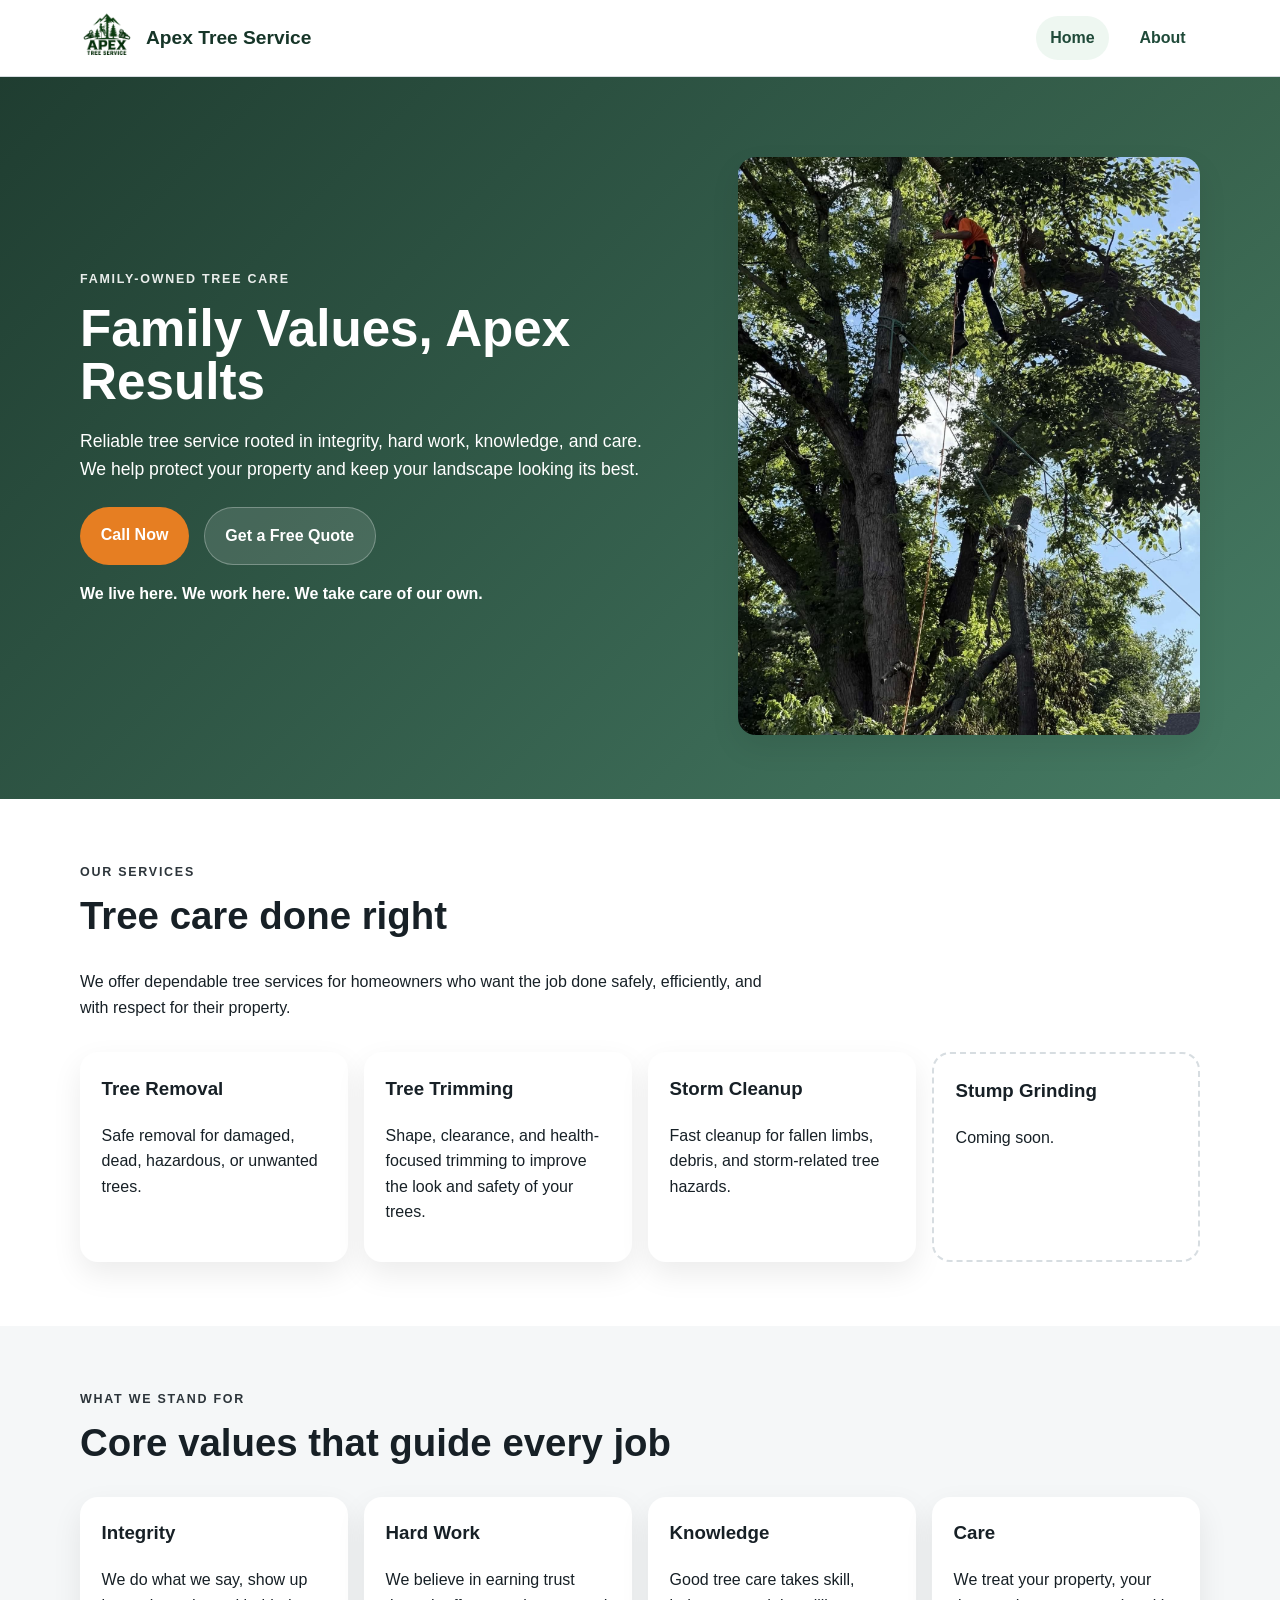
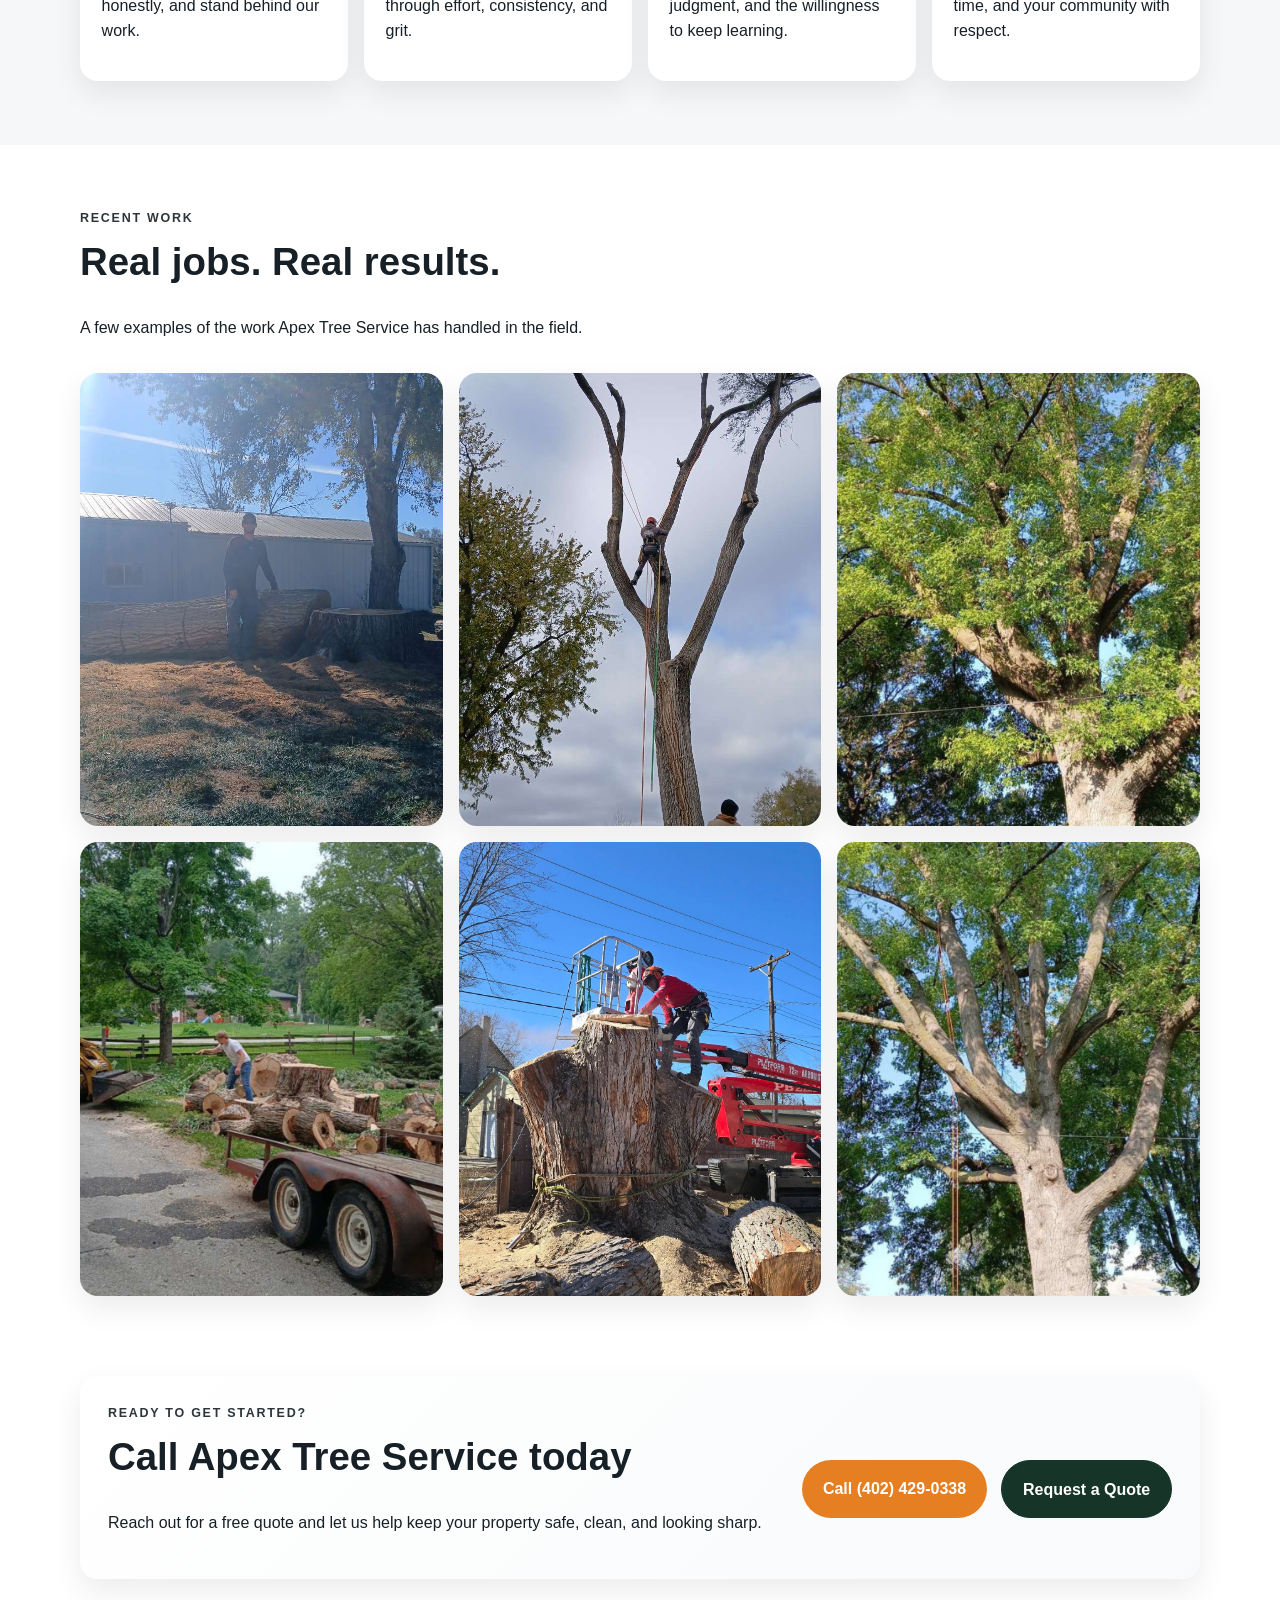
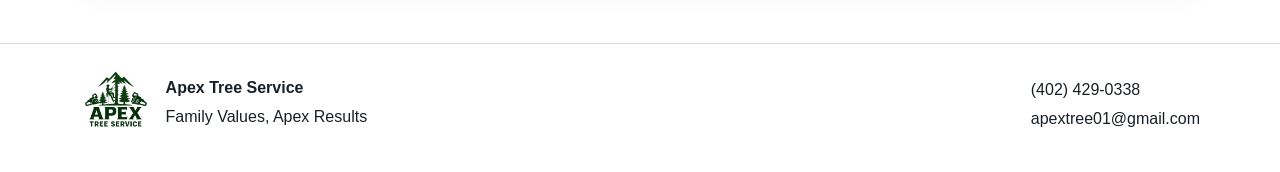
<file: index.html>
<!DOCTYPE html>
<html lang="en">
<head>
  <meta charset="UTF-8" />
  <meta name="viewport" content="width=device-width, initial-scale=1.0" />
  <title>Apex Tree Service | Family Values, Apex Results</title>
  <meta name="description" content="Apex Tree Service delivers dependable local tree care with integrity, hard work, knowledge, and care." />
  <link rel="stylesheet" href="style.css" />
</head>
<body>
  <header class="site-header">
    <div class="container nav-wrap">
      <a href="index.html" class="brand brand-with-logo">
        <img src="assets/logo-transparent.png" alt="Apex Tree Service logo" class="brand-logo" />
        <span>Apex Tree Service</span>
      </a>
      <nav class="nav">
        <a href="index.html" class="active">Home</a>
        <a href="about.html">About</a>
      </nav>
    </div>
  </header>

  <main>
    <section class="hero">
      <div class="container hero-grid">
        <div class="hero-copy">
          <p class="eyebrow">Family-Owned Tree Care</p>
          <h1>Family Values, Apex Results</h1>
          <p class="lead">
            Reliable tree service rooted in integrity, hard work, knowledge, and care.
            We help protect your property and keep your landscape looking its best.
          </p>
          <div class="hero-actions">
            <a class="btn btn-primary" href="tel:+14024290338">Call Now</a>
            <a class="btn btn-secondary" href="mailto:apextree01@gmail.com?subject=Free Quote Request">Get a Free Quote</a>
          </div>
          <p class="motto">We live here. We work here. We take care of our own.</p>
        </div>
        <div class="hero-visual">
          <img src="assets/work-7.jpg" alt="Tree climber working high in a tree" class="hero-image" />
        </div>
      </div>
    </section>

    <section class="section">
      <div class="container">
        <div class="section-heading">
          <p class="eyebrow">Our Services</p>
          <h2>Tree care done right</h2>
          <p>
            We offer dependable tree services for homeowners who want the job done safely,
            efficiently, and with respect for their property.
          </p>
        </div>

        <div class="cards">
          <article class="card">
            <h3>Tree Removal</h3>
            <p>Safe removal for damaged, dead, hazardous, or unwanted trees.</p>
          </article>
          <article class="card">
            <h3>Tree Trimming</h3>
            <p>Shape, clearance, and health-focused trimming to improve the look and safety of your trees.</p>
          </article>
          <article class="card">
            <h3>Storm Cleanup</h3>
            <p>Fast cleanup for fallen limbs, debris, and storm-related tree hazards.</p>
          </article>
          <article class="card coming-soon">
            <h3>Stump Grinding</h3>
            <p>Coming soon.</p>
          </article>
        </div>
      </div>
    </section>

    <section class="section section-alt">
      <div class="container">
        <div class="section-heading">
          <p class="eyebrow">What We Stand For</p>
          <h2>Core values that guide every job</h2>
        </div>
        <div class="values-grid">
          <div class="value-box">
            <h3>Integrity</h3>
            <p>We do what we say, show up honestly, and stand behind our work.</p>
          </div>
          <div class="value-box">
            <h3>Hard Work</h3>
            <p>We believe in earning trust through effort, consistency, and grit.</p>
          </div>
          <div class="value-box">
            <h3>Knowledge</h3>
            <p>Good tree care takes skill, judgment, and the willingness to keep learning.</p>
          </div>
          <div class="value-box">
            <h3>Care</h3>
            <p>We treat your property, your time, and your community with respect.</p>
          </div>
        </div>
      </div>
    </section>

    <section class="section">
      <div class="container">
        <div class="section-heading">
          <p class="eyebrow">Recent Work</p>
          <h2>Real jobs. Real results.</h2>
          <p>
            A few examples of the work Apex Tree Service has handled in the field.
          </p>
        </div>
        <div class="gallery-grid">
          <img src="assets/work-1.jpg" alt="Large tree stump and cut trunk after removal" />
          <img src="assets/work-2.jpg" alt="Worker up in a tree using climbing ropes" />
          <img src="assets/work-3.jpg" alt="Large tree canopy over a residential property" />
          <img src="assets/work-5.jpg" alt="Tree trimming progress on a large tree" />
          <img src="assets/work-6.jpg" alt="Skid steer and cut logs during cleanup" />
          <img src="assets/work-4.jpg" alt="Tree worker suspended in a tree canopy" />
        </div>
      </div>
    </section>

    <section class="section cta-section">
      <div class="container cta-box">
        <div>
          <p class="eyebrow">Ready to get started?</p>
          <h2>Call Apex Tree Service today</h2>
          <p>
            Reach out for a free quote and let us help keep your property safe, clean, and looking sharp.
          </p>
        </div>
        <div class="cta-actions">
          <a class="btn btn-primary" href="tel:+14024290338">Call (402) 429-0338</a>
          <a class="btn btn-secondary dark-secondary" href="mailto:apextree01@gmail.com?subject=Free Quote Request">Request a Quote</a>
        </div>
      </div>
    </section>
  </main>

  <footer class="site-footer">
    <div class="container footer-wrap">
      <div class="footer-brand">
        <img src="assets/logo-transparent.png" alt="Apex Tree Service logo" class="footer-logo" />
        <div>
          <strong>Apex Tree Service</strong>
          <p>Family Values, Apex Results</p>
        </div>
      </div>
      <div>
        <p><a href="tel:+14024290338">(402) 429-0338</a></p>
        <p><a href="mailto:apextree01@gmail.com">apextree01@gmail.com</a></p>
      </div>
    </div>
  </footer>
</body>
</html>
</file>
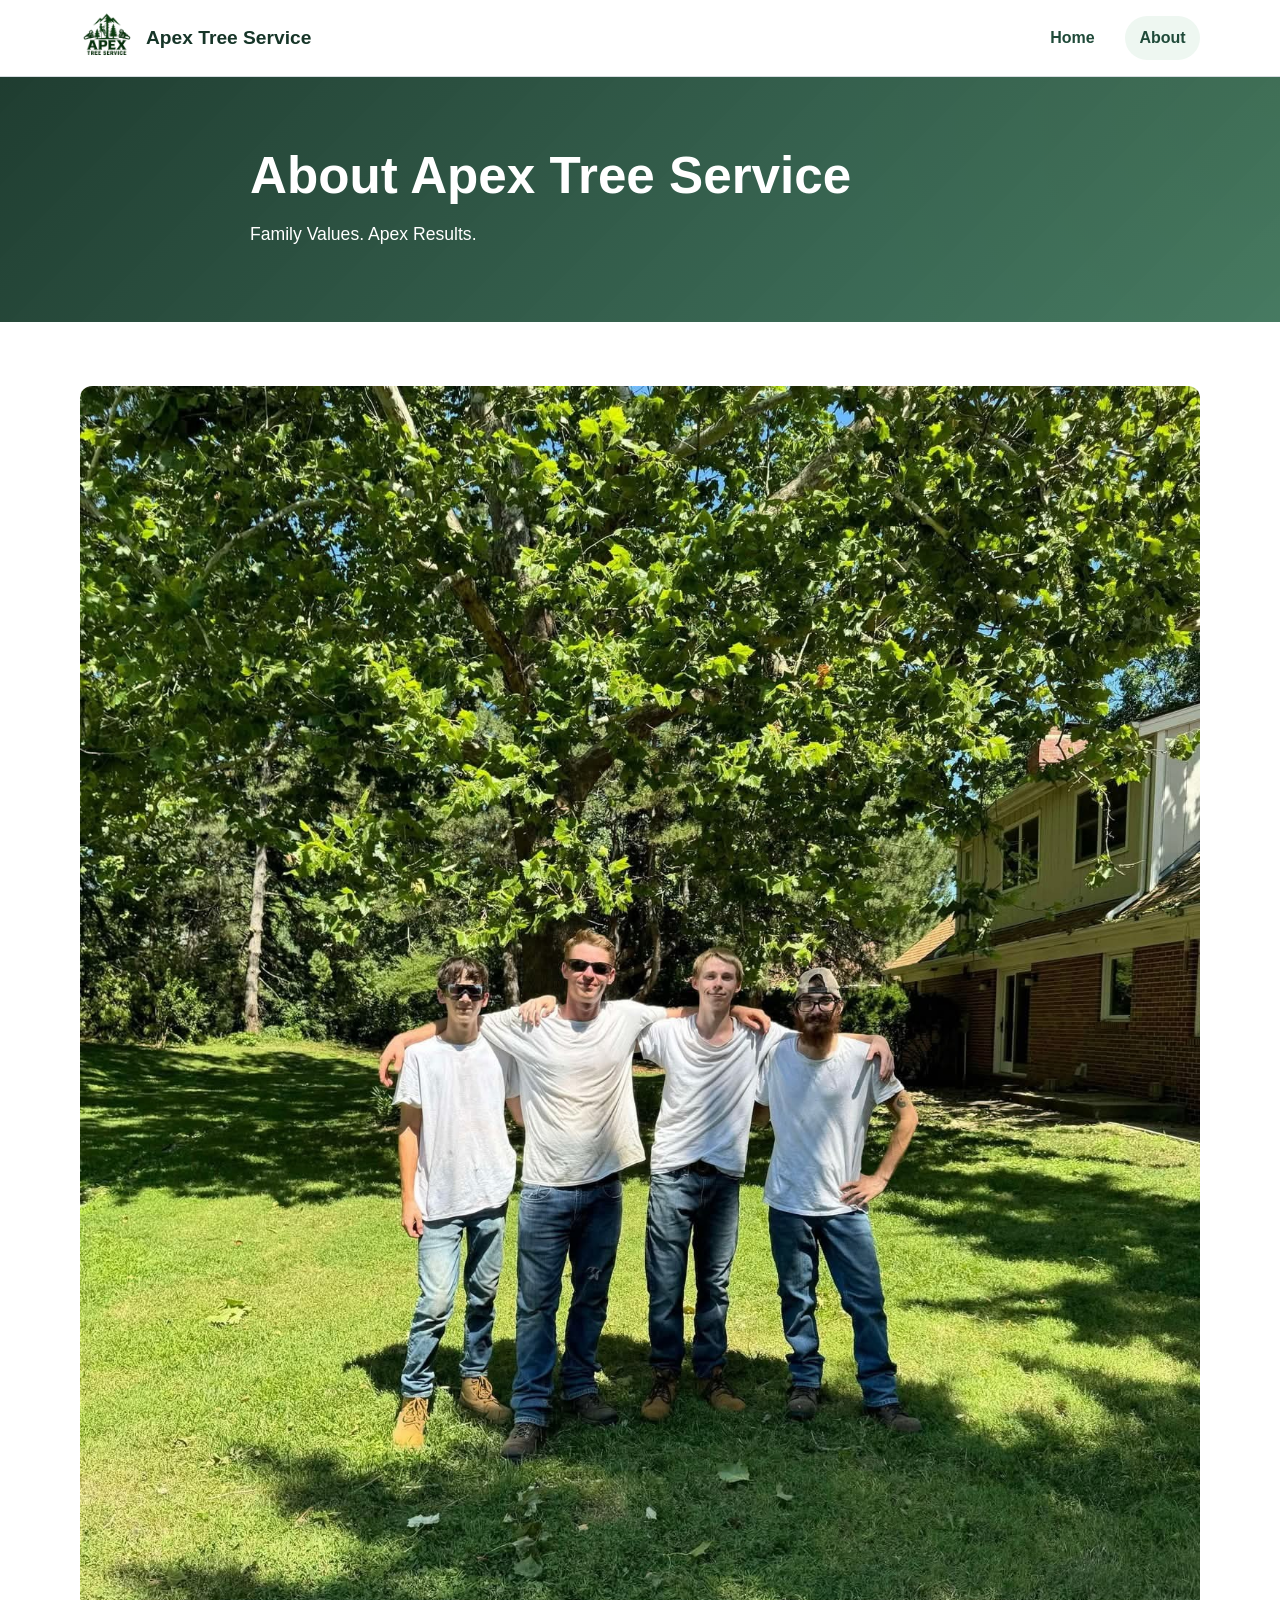
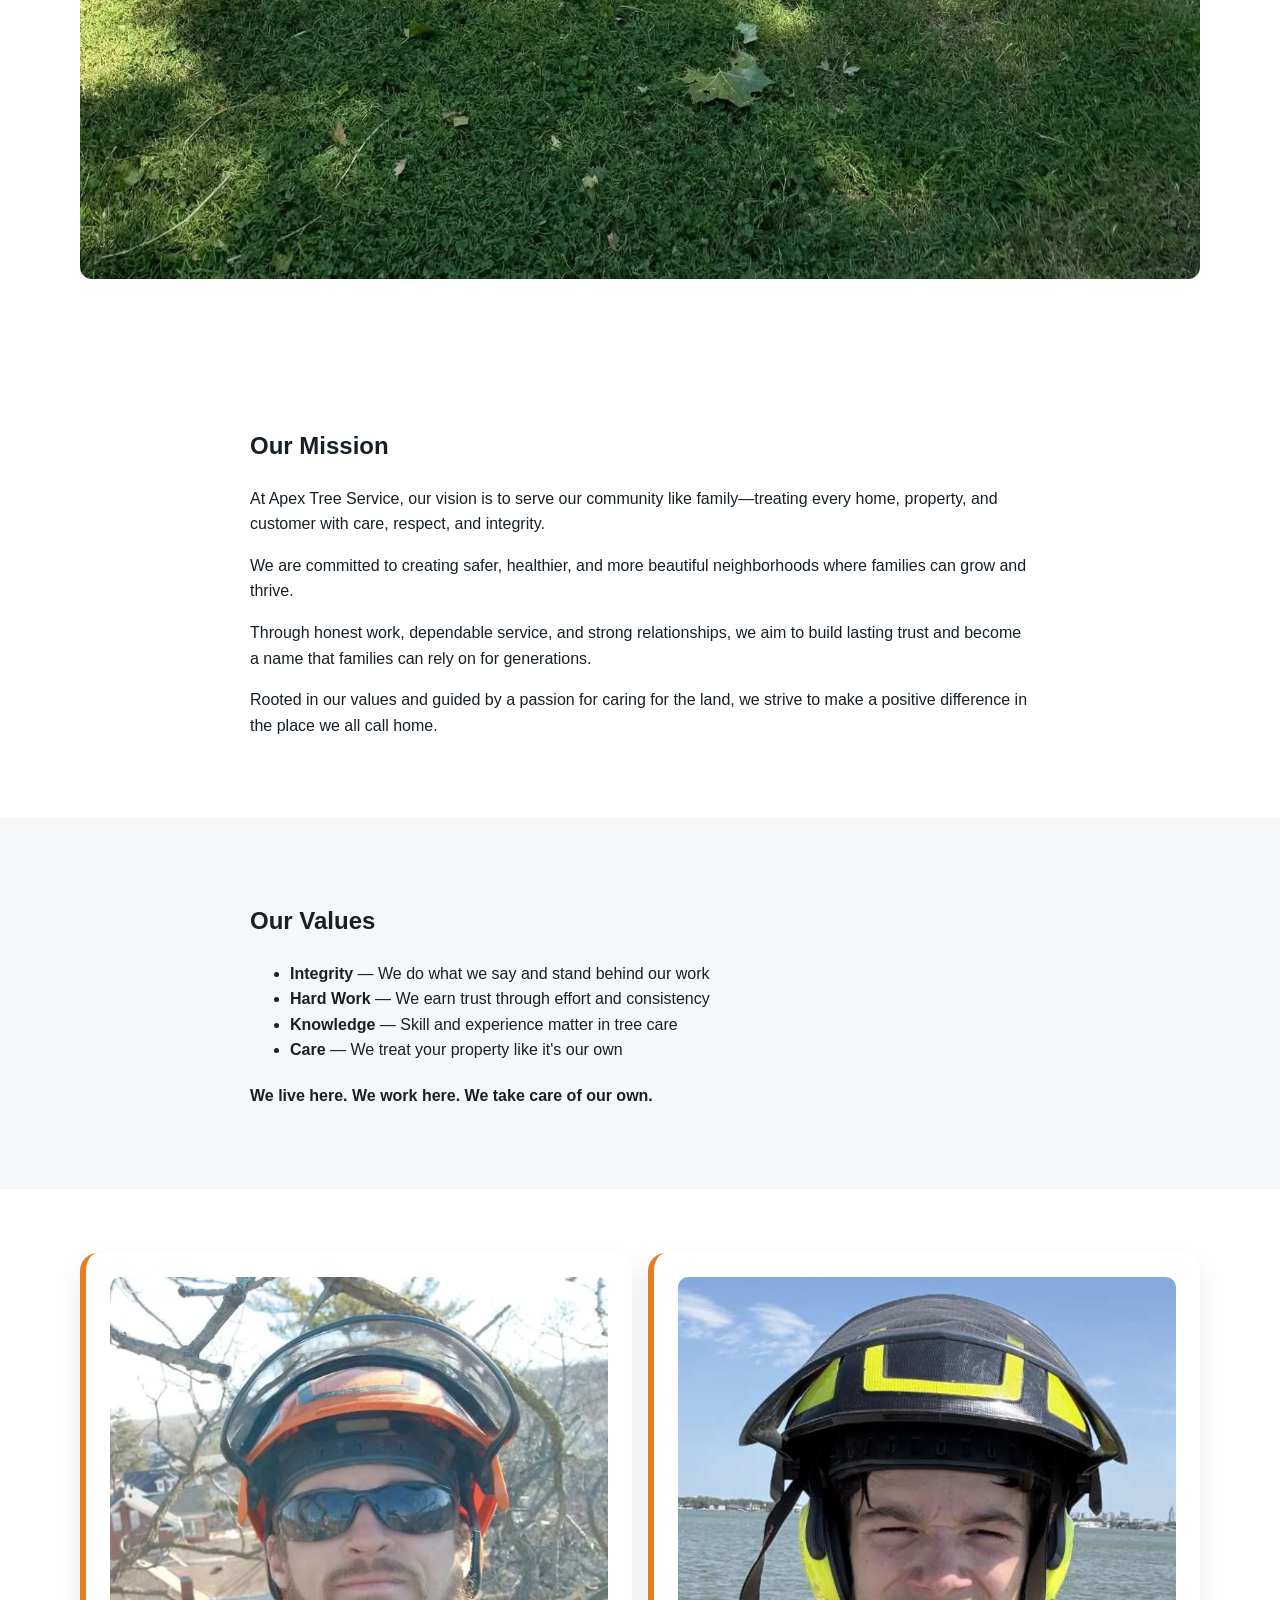
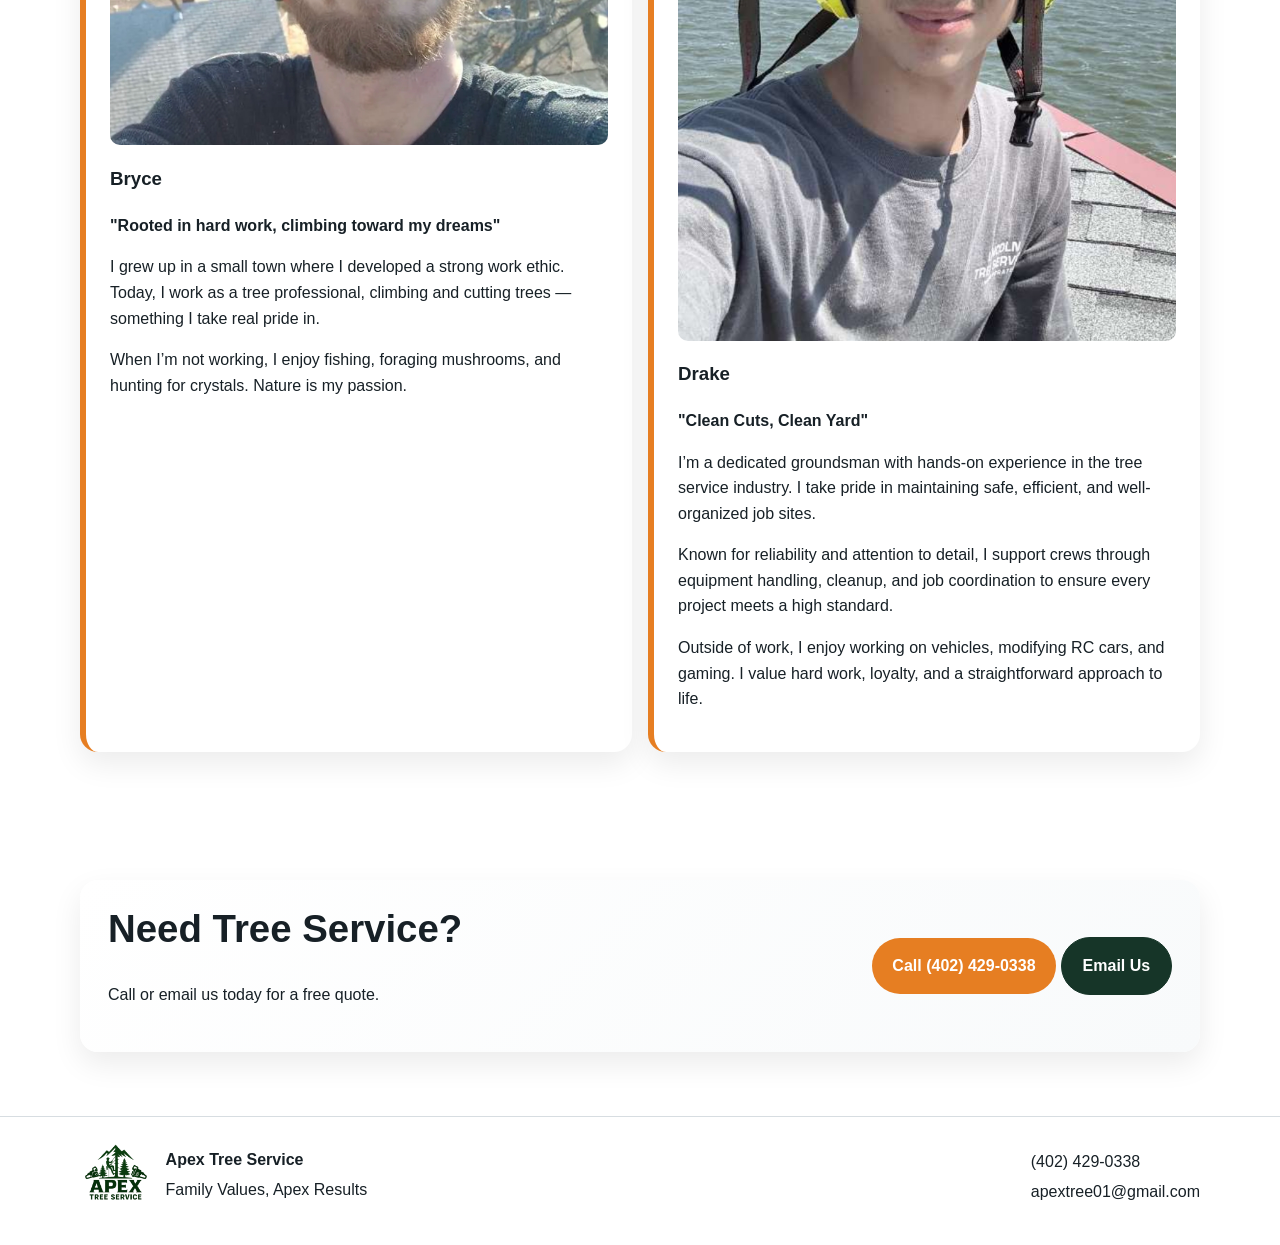
<file: about.html>
<!DOCTYPE html>
<html lang="en">
<head>
  <meta charset="UTF-8" />
  <meta name="viewport" content="width=device-width, initial-scale=1.0" />
  <title>About | Apex Tree Service</title>
  <link rel="stylesheet" href="style.css" />
</head>

<body>

<header class="site-header">
  <div class="container nav-wrap">
    <a href="index.html" class="brand brand-with-logo">
      <img src="assets/logo-transparent.png" class="brand-logo">
      <span>Apex Tree Service</span>
    </a>

    <nav class="nav">
      <a href="index.html">Home</a>
      <a href="about.html" class="active">About</a>
    </nav>
  </div>
</header>

<main>

<section class="page-hero">
  <div class="container narrow">
    <h1>About Apex Tree Service</h1>
    <p class="lead">
      Family Values. Apex Results.
    </p>
  </div>
</section>

<section class="section">
  <div class="container">
    <img src="assets/apex-team.jpg" style="width:100%; border-radius:12px;">
  </div>
</section>

<section class="section">
  <div class="container narrow">
    <h2>Our Mission</h2>
    <p>
      At Apex Tree Service, our vision is to serve our community like family—treating every home,
      property, and customer with care, respect, and integrity.
    </p>
    <p>
      We are committed to creating safer, healthier, and more beautiful neighborhoods where families can grow and thrive.
    </p>
    <p>
      Through honest work, dependable service, and strong relationships, we aim to build lasting trust
      and become a name that families can rely on for generations.
    </p>
    <p>
      Rooted in our values and guided by a passion for caring for the land, we strive to make a positive difference
      in the place we all call home.
    </p>
  </div>
</section>

<section class="section section-alt">
  <div class="container narrow">
    <h2>Our Values</h2>
    <ul>
      <li><strong>Integrity</strong> — We do what we say and stand behind our work</li>
      <li><strong>Hard Work</strong> — We earn trust through effort and consistency</li>
      <li><strong>Knowledge</strong> — Skill and experience matter in tree care</li>
      <li><strong>Care</strong> — We treat your property like it's our own</li>
    </ul>

    <p style="margin-top:20px; font-weight:bold;">
      We live here. We work here. We take care of our own.
    </p>
  </div>
</section>

<section class="section">
  <div class="container team-grid">

    <div class="profile-card">
      <img src="assets/bryce.jpg" style="width:100%; border-radius:10px; margin-bottom:15px;">
      <h3>Bryce</h3>
      <p><strong>"Rooted in hard work, climbing toward my dreams"</strong></p>
      <p>
        I grew up in a small town where I developed a strong work ethic. Today, I work as a tree professional,
        climbing and cutting trees — something I take real pride in.
      </p>
      <p>
        When I’m not working, I enjoy fishing, foraging mushrooms, and hunting for crystals.
        Nature is my passion.
      </p>
    </div>

    <div class="profile-card">
      <img src="assets/drake.jpg" style="width:100%; border-radius:10px; margin-bottom:15px;">
      <h3>Drake</h3>
      <p><strong>"Clean Cuts, Clean Yard"</strong></p>
      <p>
        I’m a dedicated groundsman with hands-on experience in the tree service industry.
        I take pride in maintaining safe, efficient, and well-organized job sites.
      </p>
      <p>
        Known for reliability and attention to detail, I support crews through equipment handling,
        cleanup, and job coordination to ensure every project meets a high standard.
      </p>
      <p>
        Outside of work, I enjoy working on vehicles, modifying RC cars, and gaming.
        I value hard work, loyalty, and a straightforward approach to life.
      </p>
    </div>

  </div>
</section>

<section class="section">
  <div class="container cta-box">
    <div>
      <h2>Need Tree Service?</h2>
      <p>Call or email us today for a free quote.</p>
    </div>

    <div>
      <a class="btn btn-primary" href="tel:+14024290338">Call (402) 429-0338</a>
      <a class="btn btn-secondary dark-secondary" href="mailto:apextree01@gmail.com">Email Us</a>
    </div>
  </div>
</section>

</main>

<footer class="site-footer">
  <div class="container footer-wrap">
    <div class="footer-brand">
      <img src="assets/logo-transparent.png" class="footer-logo">
      <div>
        <strong>Apex Tree Service</strong>
        <p>Family Values, Apex Results</p>
      </div>
    </div>

    <div>
      <p>(402) 429-0338</p>
      <p>apextree01@gmail.com</p>
    </div>
  </div>
</footer>

</body>
</html>
</file>
<file: style.css>
* {
  box-sizing: border-box;
}

:root {
  --green-900: #163528;
  --green-800: #1f4a39;
  --green-700: #2d6a4f;
  --green-100: #eef7f1;
  --orange-500: #e67e22;
  --orange-600: #cf6d17;
  --silver-100: #f5f7f8;
  --silver-200: #d7dde1;
  --slate-900: #172026;
  --white: #ffffff;
  --shadow: 0 12px 30px rgba(0, 0, 0, 0.08);
  --radius: 18px;
  --max: 1120px;
}

html {
  scroll-behavior: smooth;
}

body {
  margin: 0;
  font-family: Arial, Helvetica, sans-serif;
  color: var(--slate-900);
  background: var(--white);
  line-height: 1.6;
}

img {
  max-width: 100%;
  display: block;
}

a {
  color: inherit;
  text-decoration: none;
}

.container {
  width: min(calc(100% - 2rem), var(--max));
  margin: 0 auto;
}

.narrow {
  width: min(calc(100% - 2rem), 780px);
  margin: 0 auto;
}

.site-header {
  position: sticky;
  top: 0;
  z-index: 10;
  background: rgba(255,255,255,0.96);
  backdrop-filter: blur(8px);
  border-bottom: 1px solid var(--silver-200);
}

.nav-wrap {
  display: flex;
  align-items: center;
  justify-content: space-between;
  min-height: 76px;
  gap: 1rem;
}

.brand {
  font-size: 1.2rem;
  font-weight: 800;
  color: var(--green-900);
}

.brand-with-logo {
  display: inline-flex;
  align-items: center;
  gap: 0.75rem;
}

.brand-logo {
  width: 54px;
  height: 54px;
  object-fit: contain;
}

.nav {
  display: flex;
  gap: 1rem;
  flex-wrap: wrap;
}

.nav a {
  padding: 0.55rem 0.9rem;
  border-radius: 999px;
  font-weight: 700;
  color: var(--green-800);
}

.nav a.active,
.nav a:hover {
  background: var(--green-100);
}

.hero,
.page-hero {
  background:
    linear-gradient(135deg, rgba(22,53,40,0.96), rgba(45,106,79,0.88)),
    radial-gradient(circle at top right, rgba(230,126,34,0.25), transparent 35%);
  color: var(--white);
}

.hero {
  padding: 5rem 0 4rem;
}

.page-hero {
  padding: 4.5rem 0 3.5rem;
}

.hero-grid {
  display: grid;
  grid-template-columns: 1.15fr 0.85fr;
  gap: 2rem;
  align-items: center;
}

.hero-copy h1,
.page-hero h1 {
  font-size: clamp(2.2rem, 4vw, 4rem);
  line-height: 1.05;
  margin: 0 0 1rem;
}

.eyebrow {
  text-transform: uppercase;
  letter-spacing: 0.14em;
  font-size: 0.78rem;
  font-weight: 800;
  margin: 0 0 0.75rem;
  opacity: 0.9;
}

.lead {
  font-size: 1.1rem;
  max-width: 60ch;
}

.hero-actions,
.cta-actions {
  display: flex;
  flex-wrap: wrap;
  gap: 0.9rem;
  margin-top: 1.5rem;
}

.btn {
  display: inline-block;
  padding: 0.95rem 1.3rem;
  border-radius: 999px;
  font-weight: 800;
  transition: transform 0.15s ease, background 0.15s ease;
}

.btn:hover {
  transform: translateY(-1px);
}

.btn-primary {
  background: var(--orange-500);
  color: var(--white);
}

.btn-primary:hover {
  background: var(--orange-600);
}

.btn-secondary {
  background: rgba(255,255,255,0.12);
  color: var(--white);
  border: 1px solid rgba(255,255,255,0.28);
}

.dark-secondary {
  background: var(--green-900);
  color: var(--white);
  border: 1px solid var(--green-900);
}

.motto {
  margin-top: 1rem;
  font-weight: 700;
}

.hero-image,
.team-photo,
.gallery-grid img {
  width: 100%;
  border-radius: var(--radius);
  box-shadow: var(--shadow);
}

.hero-image {
  aspect-ratio: 4 / 5;
  object-fit: cover;
}

.team-photo {
  max-height: 720px;
  object-fit: cover;
  object-position: center;
}

.hero-card,
.info-panel,
.card,
.value-box,
.profile-card,
.cta-box {
  background: var(--white);
  color: var(--slate-900);
  border-radius: var(--radius);
  box-shadow: var(--shadow);
}

.info-panel,
.profile-card {
  padding: 1.5rem;
}

.check-list {
  list-style: none;
  padding: 0;
  margin: 1rem 0 0;
}

.check-list li {
  position: relative;
  padding-left: 1.4rem;
  margin-bottom: 0.75rem;
}

.check-list li::before {
  content: "•";
  position: absolute;
  left: 0;
  top: 0;
  color: var(--orange-500);
  font-weight: 900;
}

.section {
  padding: 4rem 0;
}

.section-alt {
  background: var(--silver-100);
}

.section-heading {
  max-width: 700px;
  margin-bottom: 2rem;
}

.section-heading h2,
.two-col h2,
.profile-content h2,
.cta-box h2 {
  margin-top: 0;
  font-size: clamp(1.8rem, 3vw, 2.7rem);
  line-height: 1.1;
}

.cards,
.values-grid,
.team-grid,
.gallery-grid {
  display: grid;
  gap: 1rem;
}

.cards,
.values-grid {
  grid-template-columns: repeat(4, 1fr);
}

.team-grid {
  grid-template-columns: repeat(2, 1fr);
}

.gallery-grid {
  grid-template-columns: repeat(3, 1fr);
}

.gallery-grid img {
  aspect-ratio: 4 / 5;
  object-fit: cover;
}

.card,
.value-box {
  padding: 1.35rem;
}

.card h3,
.value-box h3,
.info-panel h3 {
  margin-top: 0;
}

.coming-soon {
  border: 2px dashed var(--silver-200);
  box-shadow: none;
}

.two-col {
  display: grid;
  grid-template-columns: 1.2fr 0.8fr;
  gap: 1.5rem;
  align-items: start;
}

.quote {
  font-size: 1.2rem;
  font-weight: 700;
  color: var(--green-800);
}

.mini-slogan {
  margin-top: 1rem;
  font-weight: 800;
  color: var(--green-800);
}

.profile-card {
  border-left: 6px solid var(--orange-500);
}

.cta-section {
  padding-top: 1rem;
}

.cta-box {
  padding: 1.75rem;
  display: flex;
  align-items: center;
  justify-content: space-between;
  gap: 1.5rem;
  background: linear-gradient(135deg, #ffffff, #f8fafb);
}

.site-footer {
  border-top: 1px solid var(--silver-200);
  padding: 1.5rem 0 2rem;
  background: var(--white);
}

.footer-wrap {
  display: flex;
  justify-content: space-between;
  gap: 1rem;
  flex-wrap: wrap;
  align-items: center;
}

.footer-brand {
  display: flex;
  align-items: center;
  gap: 0.85rem;
}

.footer-logo {
  width: 72px;
  height: 72px;
  object-fit: contain;
}

.footer-wrap p {
  margin: 0.25rem 0;
}

@media (max-width: 900px) {
  .hero-grid,
  .two-col,
  .cards,
  .values-grid,
  .team-grid,
  .gallery-grid {
    grid-template-columns: 1fr;
  }

  .cta-box {
    flex-direction: column;
    align-items: flex-start;
  }
}

@media (max-width: 640px) {
  .nav-wrap {
    min-height: auto;
    padding: 0.8rem 0;
    flex-direction: column;
    align-items: flex-start;
  }

  .hero,
  .page-hero,
  .section {
    padding: 3rem 0;
  }

  .btn {
    width: 100%;
    text-align: center;
  }

  .brand-logo {
    width: 46px;
    height: 46px;
  }

  .footer-logo {
    width: 60px;
    height: 60px;
  }
}
</file>
